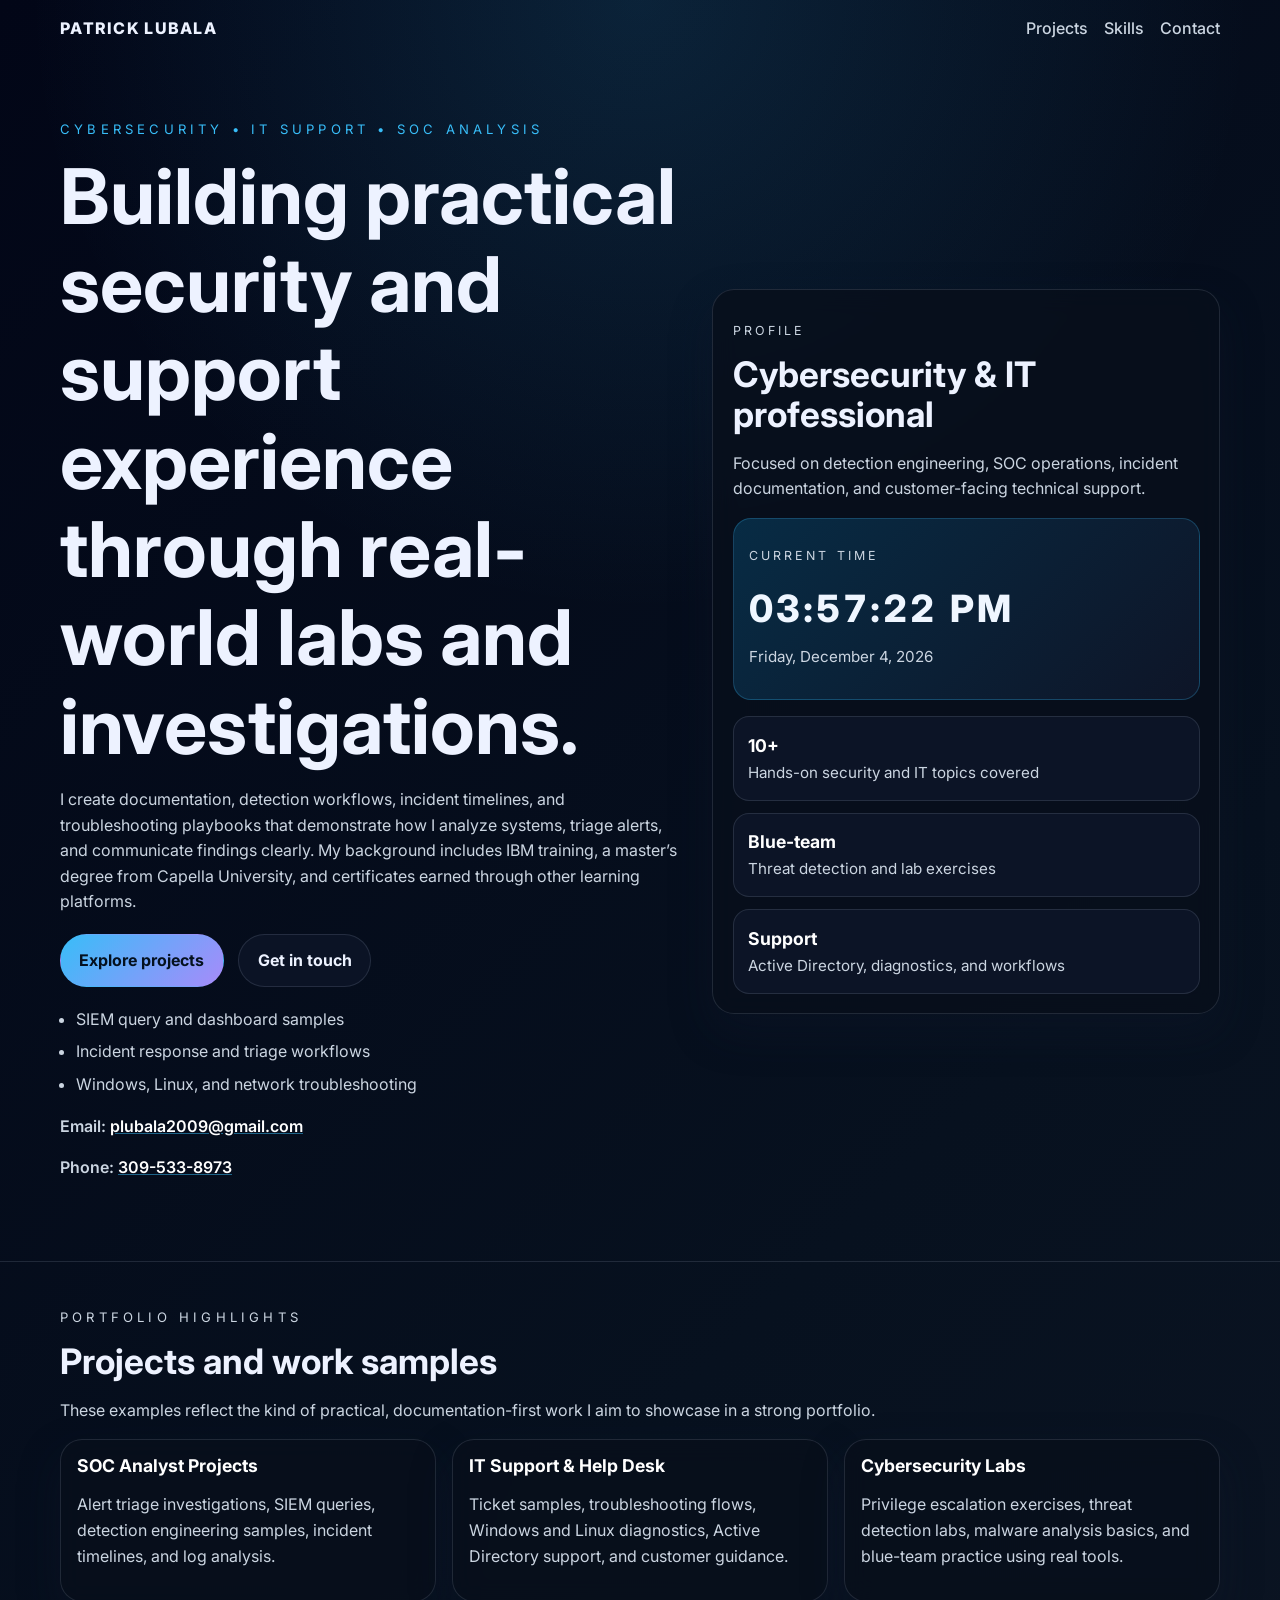
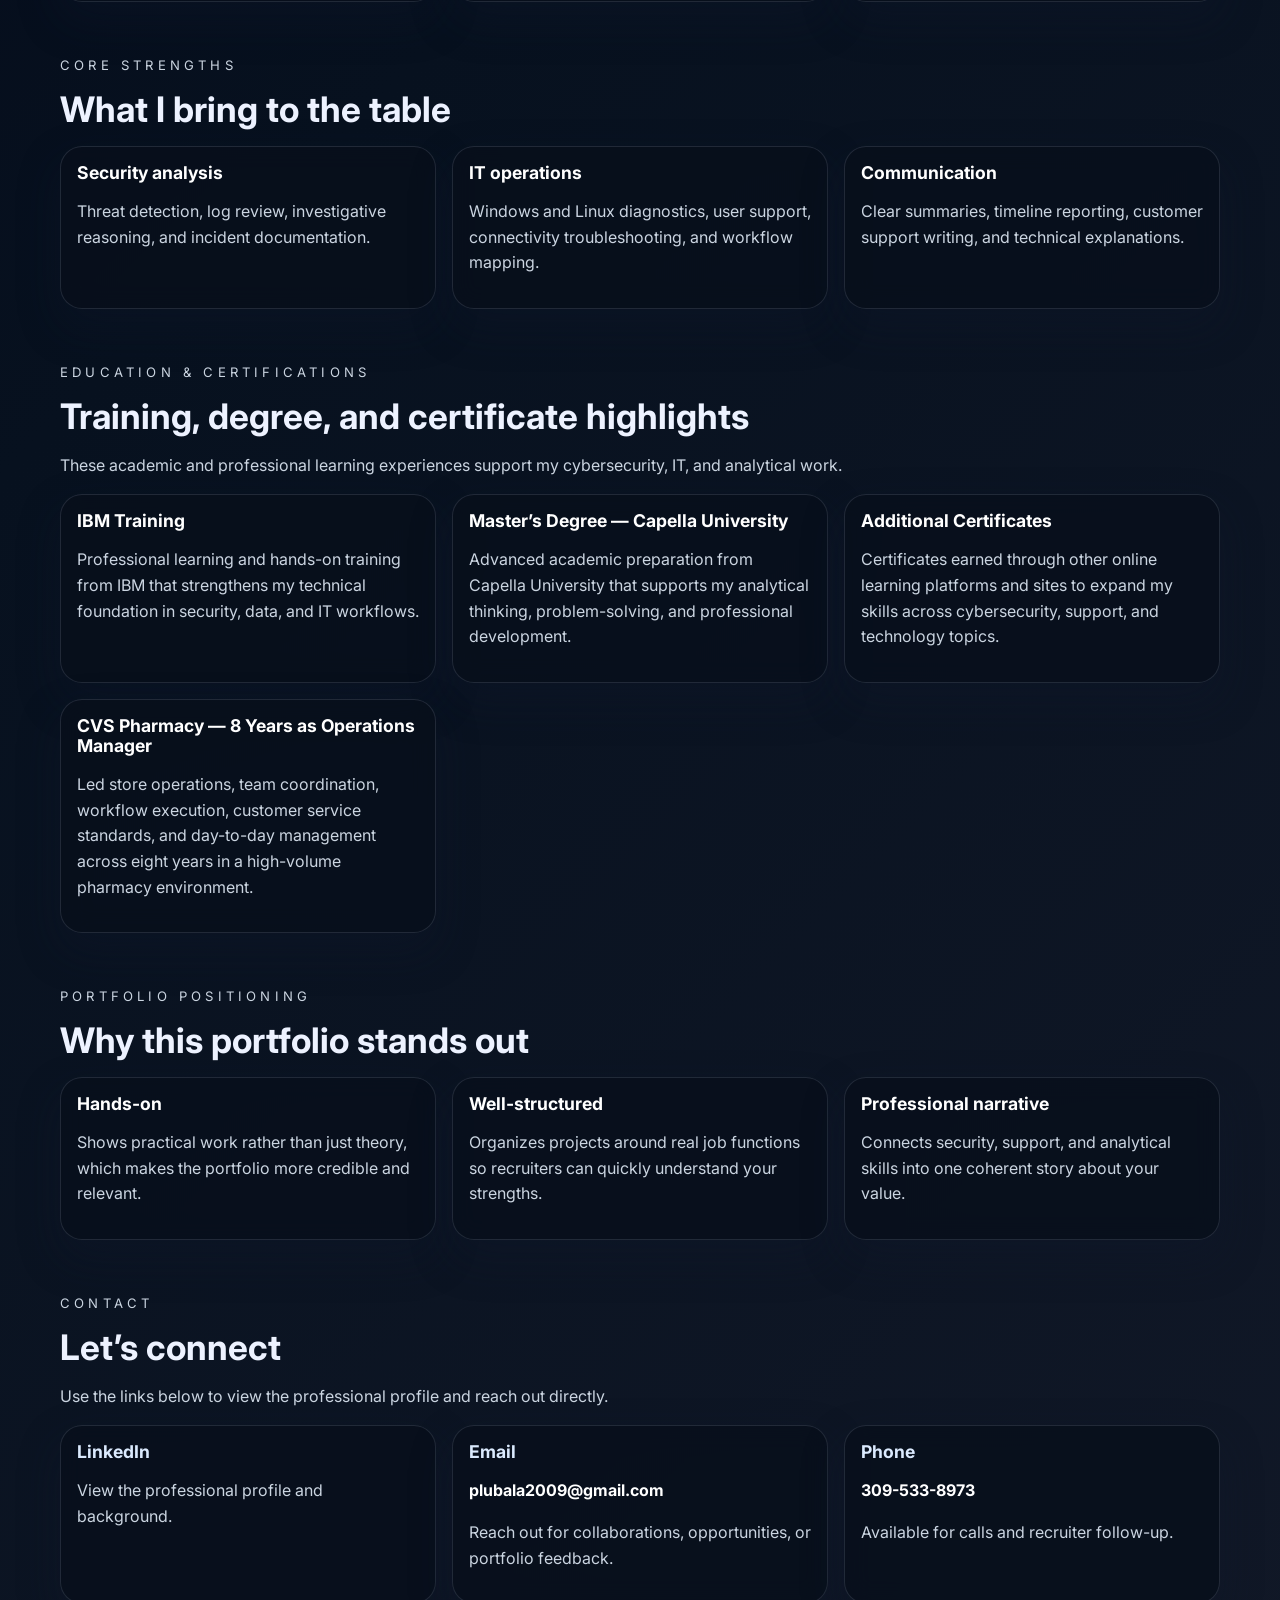
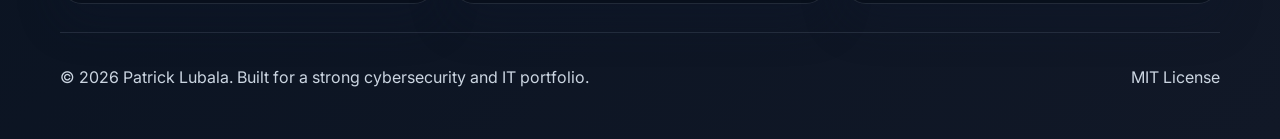
<file: index.html>
<!DOCTYPE html>
<html lang="en">
  <head>
    <meta charset="UTF-8" />
    <meta name="viewport" content="width=device-width, initial-scale=1.0" />
    <meta
      name="description"
      content="Patrick Lubala's cybersecurity and IT portfolio showcasing SOC, help desk, and blue-team projects."
    />
    <title>Patrick Lubala | Cybersecurity & IT Portfolio</title>
    <link rel="preconnect" href="https://fonts.googleapis.com" />
    <link rel="preconnect" href="https://fonts.gstatic.com" crossorigin />
    <link
      href="https://fonts.googleapis.com/css2?family=Inter:wght@400;500;600;700;800&display=swap"
      rel="stylesheet"
    />
    <link rel="stylesheet" href="styles.css" />
  </head>
  <body>
    <header class="hero-shell">
      <nav class="nav container">
        <a class="brand" href="#top">Patrick Lubala</a>
        <div class="nav-links">
          <a href="#projects">Projects</a>
          <a href="#skills">Skills</a>
          <a href="#contact">Contact</a>
        </div>
      </nav>

      <section class="hero container" id="top">
        <div class="hero-copy">
          <p class="eyebrow">Cybersecurity • IT Support • SOC Analysis</p>
          <h1>Building practical security and support experience through real-world labs and investigations.</h1>
          <p class="lead">
            I create documentation, detection workflows, incident timelines, and troubleshooting playbooks that demonstrate
            how I analyze systems, triage alerts, and communicate findings clearly. My background includes IBM training,
            a master’s degree from Capella University, and certificates earned through other learning platforms.
          </p>
          <div class="cta-group">
            <a class="button primary" href="#projects">Explore projects</a>
            <a class="button secondary" href="#contact">Get in touch</a>
          </div>
          <ul class="mini-highlights">
            <li>SIEM query and dashboard samples</li>
            <li>Incident response and triage workflows</li>
            <li>Windows, Linux, and network troubleshooting</li>
          </ul>
          <p class="email-note">Email: <a href="mailto:plubala2009@gmail.com">plubala2009@gmail.com</a></p>
          <p class="email-note">Phone: <a href="tel:3095338973">309-533-8973</a></p>
        </div>

        <aside class="hero-card" aria-label="Quick profile summary">
          <p class="card-label">Profile</p>
          <h2>Cybersecurity & IT professional</h2>
          <p>
            Focused on detection engineering, SOC operations, incident documentation, and customer-facing technical support.
          </p>

          <div class="clock-card" aria-live="polite">
            <p class="card-label">Current time</p>
            <div id="clock" class="clock-display">--:--:--</div>
            <p id="dateText" class="clock-date">Loading date...</p>
          </div>

          <div class="stat-grid">
            <article>
              <strong>10+</strong>
              <span>Hands-on security and IT topics covered</span>
            </article>
            <article>
              <strong>Blue-team</strong>
              <span>Threat detection and lab exercises</span>
            </article>
            <article>
              <strong>Support</strong>
              <span>Active Directory, diagnostics, and workflows</span>
            </article>
          </div>
        </aside>
      </section>
    </header>

    <main class="container">
      <section class="section" id="projects">
        <div class="section-heading">
          <p class="eyebrow">Portfolio highlights</p>
          <h2>Projects and work samples</h2>
          <p>These examples reflect the kind of practical, documentation-first work I aim to showcase in a strong portfolio.</p>
        </div>

        <div class="card-grid three-up">
          <article class="card">
            <h3>SOC Analyst Projects</h3>
            <p>Alert triage investigations, SIEM queries, detection engineering samples, incident timelines, and log analysis.</p>
          </article>
          <article class="card">
            <h3>IT Support & Help Desk</h3>
            <p>Ticket samples, troubleshooting flows, Windows and Linux diagnostics, Active Directory support, and customer guidance.</p>
          </article>
          <article class="card">
            <h3>Cybersecurity Labs</h3>
            <p>Privilege escalation exercises, threat detection labs, malware analysis basics, and blue-team practice using real tools.</p>
          </article>
        </div>
      </section>

      <section class="section" id="skills">
        <div class="section-heading">
          <p class="eyebrow">Core strengths</p>
          <h2>What I bring to the table</h2>
        </div>

        <div class="skills-grid">
          <article class="card skill-card">
            <h3>Security analysis</h3>
            <p>Threat detection, log review, investigative reasoning, and incident documentation.</p>
          </article>
          <article class="card skill-card">
            <h3>IT operations</h3>
            <p>Windows and Linux diagnostics, user support, connectivity troubleshooting, and workflow mapping.</p>
          </article>
          <article class="card skill-card">
            <h3>Communication</h3>
            <p>Clear summaries, timeline reporting, customer support writing, and technical explanations.</p>
          </article>
        </div>
      </section>

      <section class="section" id="education">
        <div class="section-heading">
          <p class="eyebrow">Education & certifications</p>
          <h2>Training, degree, and certificate highlights</h2>
          <p>These academic and professional learning experiences support my cybersecurity, IT, and analytical work.</p>
        </div>

        <div class="card-grid three-up">
          <article class="card">
            <h3>IBM Training</h3>
            <p>Professional learning and hands-on training from IBM that strengthens my technical foundation in security, data, and IT workflows.</p>
          </article>
          <article class="card">
            <h3>Master’s Degree — Capella University</h3>
            <p>Advanced academic preparation from Capella University that supports my analytical thinking, problem-solving, and professional development.</p>
          </article>
          <article class="card">
            <h3>Additional Certificates</h3>
            <p>Certificates earned through other online learning platforms and sites to expand my skills across cybersecurity, support, and technology topics.</p>
          </article>
          <article class="card">
            <h3>CVS Pharmacy — 8 Years as Operations Manager</h3>
            <p>Led store operations, team coordination, workflow execution, customer service standards, and day-to-day management across eight years in a high-volume pharmacy environment.</p>
          </article>
        </div>
      </section>

      <section class="section">
        <div class="section-heading">
          <p class="eyebrow">Portfolio positioning</p>
          <h2>Why this portfolio stands out</h2>
        </div>

        <div class="feature-grid">
          <article class="feature-card card">
            <h3>Hands-on</h3>
            <p>Shows practical work rather than just theory, which makes the portfolio more credible and relevant.</p>
          </article>
          <article class="feature-card card">
            <h3>Well-structured</h3>
            <p>Organizes projects around real job functions so recruiters can quickly understand your strengths.</p>
          </article>
          <article class="feature-card card">
            <h3>Professional narrative</h3>
            <p>Connects security, support, and analytical skills into one coherent story about your value.</p>
          </article>
        </div>
      </section>

      <section class="section contact-section" id="contact">
        <div class="section-heading">
          <p class="eyebrow">Contact</p>
          <h2>Let’s connect</h2>
          <p>Use the links below to view the professional profile and reach out directly.</p>
        </div>

        <div class="contact-grid">
          <a class="contact-card card" href="https://linkedin.com/in/patrick-lubala-426b2727" target="_blank" rel="noreferrer">
            <h3>LinkedIn</h3>
            <p>View the professional profile and background.</p>
          </a>
          <a class="contact-card card" href="mailto:plubala2009@gmail.com">
            <h3>Email</h3>
            <p><strong>plubala2009@gmail.com</strong></p>
            <p>Reach out for collaborations, opportunities, or portfolio feedback.</p>
          </a>
          <a class="contact-card card" href="tel:3095338973">
            <h3>Phone</h3>
            <p><strong>309-533-8973</strong></p>
            <p>Available for calls and recruiter follow-up.</p>
          </a>
        </div>
      </section>
    </main>

    <footer class="footer">
      <div class="container footer-inner">
        <p>© <span id="year"></span> Patrick Lubala. Built for a strong cybersecurity and IT portfolio.</p>
        <p>MIT License</p>
      </div>
    </footer>

    <script src="script.js"></script>
  </body>
</html>
</file>
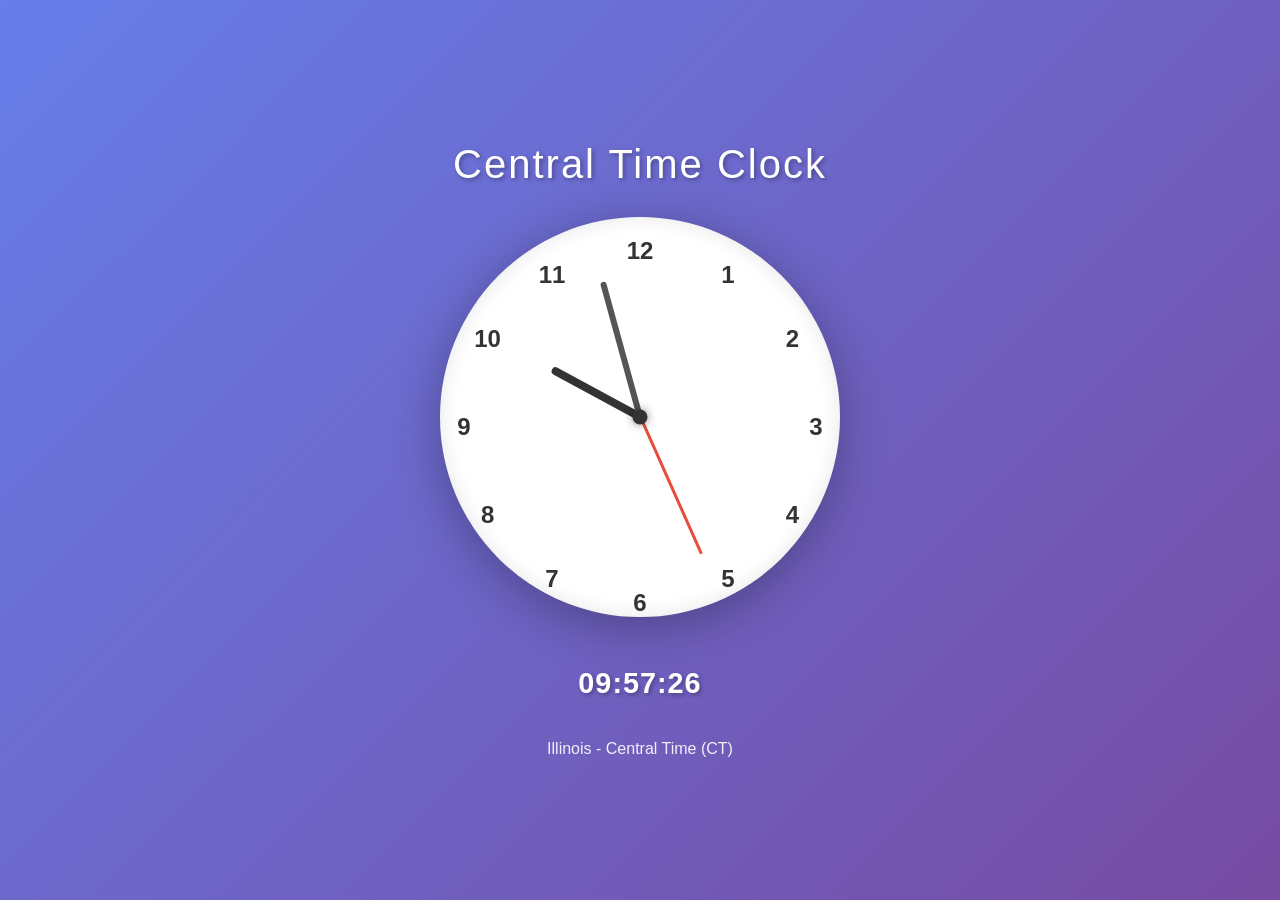
<file: clock.html>
<!DOCTYPE html>
<html lang="en">
<head>
    <meta charset="UTF-8">
    <meta name="viewport" content="width=device-width, initial-scale=1.0">
    <title>Analog Clock - US Central Time (Illinois)</title>
    <style>
        * {
            margin: 0;
            padding: 0;
            box-sizing: border-box;
        }

        body {
            display: flex;
            justify-content: center;
            align-items: center;
            min-height: 100vh;
            background: linear-gradient(135deg, #667eea 0%, #764ba2 100%);
            font-family: 'Segoe UI', Tahoma, Geneva, Verdana, sans-serif;
        }

        .container {
            display: flex;
            flex-direction: column;
            align-items: center;
            gap: 30px;
        }

        .title {
            color: white;
            font-size: 2.5rem;
            font-weight: 300;
            letter-spacing: 2px;
            text-shadow: 2px 2px 4px rgba(0, 0, 0, 0.3);
        }

        .clock-wrapper {
            position: relative;
            width: 400px;
            height: 400px;
            background: white;
            border-radius: 50%;
            box-shadow: 0 10px 50px rgba(0, 0, 0, 0.3), inset 0 0 20px rgba(0, 0, 0, 0.1);
            display: flex;
            justify-content: center;
            align-items: center;
        }

        .clock {
            position: relative;
            width: 100%;
            height: 100%;
            border-radius: 50%;
        }

        /* Clock numbers */
        .number {
            position: absolute;
            width: 100%;
            height: 100%;
            text-align: center;
            font-size: 1.5rem;
            font-weight: bold;
            color: #333;
        }

        .number span {
            display: inline-block;
            padding-top: 20px;
            width: 100%;
        }

        /* Center dot */
        .center {
            position: absolute;
            width: 15px;
            height: 15px;
            background: #333;
            border-radius: 50%;
            top: 50%;
            left: 50%;
            transform: translate(-50%, -50%);
            z-index: 10;
            box-shadow: 0 0 10px rgba(0, 0, 0, 0.5);
        }

        /* Hour hand */
        .hand {
            position: absolute;
            bottom: 50%;
            left: 50%;
            transform-origin: bottom center;
            border-radius: 10px;
        }

        .hour {
            width: 8px;
            height: 100px;
            margin-left: -4px;
            background: #333;
            z-index: 6;
        }

        .minute {
            width: 6px;
            height: 140px;
            margin-left: -3px;
            background: #555;
            z-index: 7;
        }

        .second {
            width: 3px;
            height: 150px;
            margin-left: -1.5px;
            background: #e74c3c;
            z-index: 8;
        }

        /* Time display */
        .digital-time {
            color: white;
            font-size: 1.8rem;
            font-weight: bold;
            text-align: center;
            margin-top: 20px;
            text-shadow: 2px 2px 4px rgba(0, 0, 0, 0.3);
            letter-spacing: 1px;
        }

        .timezone-info {
            color: rgba(255, 255, 255, 0.9);
            font-size: 1rem;
            text-align: center;
            margin-top: 10px;
        }

        /* Responsive design */
        @media (max-width: 600px) {
            .clock-wrapper {
                width: 300px;
                height: 300px;
            }

            .title {
                font-size: 1.8rem;
            }

            .hour {
                height: 75px;
            }

            .minute {
                height: 105px;
            }

            .second {
                height: 110px;
            }
        }
    </style>
</head>
<body>
    <div class="container">
        <h1 class="title">Central Time Clock</h1>
        
        <div class="clock-wrapper">
            <div class="clock">
                <!-- Clock numbers -->
                <div class="number" style="transform: rotate(0deg)"><span>12</span></div>
                <div class="number" style="transform: rotate(30deg)"><span style="transform: rotate(-30deg)">1</span></div>
                <div class="number" style="transform: rotate(60deg)"><span style="transform: rotate(-60deg)">2</span></div>
                <div class="number" style="transform: rotate(90deg)"><span style="transform: rotate(-90deg)">3</span></div>
                <div class="number" style="transform: rotate(120deg)"><span style="transform: rotate(-120deg)">4</span></div>
                <div class="number" style="transform: rotate(150deg)"><span style="transform: rotate(-150deg)">5</span></div>
                <div class="number" style="transform: rotate(180deg)"><span style="transform: rotate(180deg)">6</span></div>
                <div class="number" style="transform: rotate(210deg)"><span style="transform: rotate(-210deg)">7</span></div>
                <div class="number" style="transform: rotate(240deg)"><span style="transform: rotate(-240deg)">8</span></div>
                <div class="number" style="transform: rotate(270deg)"><span style="transform: rotate(-270deg)">9</span></div>
                <div class="number" style="transform: rotate(300deg)"><span style="transform: rotate(-300deg)">10</span></div>
                <div class="number" style="transform: rotate(330deg)"><span style="transform: rotate(-330deg)">11</span></div>

                <!-- Clock hands -->
                <div class="hand hour" id="hour"></div>
                <div class="hand minute" id="minute"></div>
                <div class="hand second" id="second"></div>

                <!-- Center dot -->
                <div class="center"></div>
            </div>
        </div>

        <div class="digital-time" id="digitalTime">00:00:00</div>
        <div class="timezone-info">Illinois - Central Time (CT)</div>
    </div>

    <script>
        function updateClock() {
            // Get current time in Illinois Central Time
            const now = new Date();
            const centralTime = new Date(now.toLocaleString('en-US', { timeZone: 'America/Chicago' }));

            // Get time components
            const hours = centralTime.getHours();
            const minutes = centralTime.getMinutes();
            const seconds = centralTime.getSeconds();
            const milliseconds = centralTime.getMilliseconds();

            // Calculate smooth rotations
            const secondDegrees = ((seconds + milliseconds / 1000) / 60) * 360;
            const minuteDegrees = ((minutes + seconds / 60) / 60) * 360;
            const hourDegrees = ((hours % 12 + minutes / 60) / 12) * 360;

            // Apply rotations
            document.getElementById('second').style.transform = `rotate(${secondDegrees}deg)`;
            document.getElementById('minute').style.transform = `rotate(${minuteDegrees}deg)`;
            document.getElementById('hour').style.transform = `rotate(${hourDegrees}deg)`;

            // Update digital time display
            const formattedTime = 
                String(hours).padStart(2, '0') + ':' +
                String(minutes).padStart(2, '0') + ':' +
                String(seconds).padStart(2, '0');
            
            document.getElementById('digitalTime').textContent = formattedTime;

            // Update every 50ms for smooth animation
            requestAnimationFrame(updateClock);
        }

        // Start the clock
        updateClock();
    </script>
</body>
</html>
</file>
<file: styles.css>
:root {
  color-scheme: dark;
  --bg: #07111f;
  --surface: rgba(8, 15, 27, 0.82);
  --surface-strong: #0f172a;
  --border: rgba(148, 163, 184, 0.18);
  --text: #edf2ff;
  --muted: #cbd5e1;
  --accent: #38bdf8;
  --accent-2: #a78bfa;
  --success: #34d399;
}

* { box-sizing: border-box; }
html { scroll-behavior: smooth; }
body {
  margin: 0;
  font-family: 'Inter', sans-serif;
  color: var(--text);
  background:
    radial-gradient(circle at top, rgba(56, 189, 248, 0.14), transparent 18%),
    linear-gradient(135deg, #020617 0%, #07111f 45%, #111827 100%);
  line-height: 1.6;
}

a { color: inherit; text-decoration: none; }

.container {
  width: min(1160px, calc(100% - 2rem));
  margin: 0 auto;
}

.hero-shell {
  min-height: 100vh;
  border-bottom: 1px solid var(--border);
}

.nav {
  display: flex;
  align-items: center;
  justify-content: space-between;
  padding: 1rem 0;
}

.brand {
  font-weight: 800;
  letter-spacing: 0.08em;
  text-transform: uppercase;
}

.nav-links { display: flex; gap: 1rem; flex-wrap: wrap; }
.nav-links a {
  color: var(--muted);
  font-weight: 500;
}

.hero {
  display: grid;
  grid-template-columns: 1.1fr 0.9fr;
  gap: 2rem;
  align-items: center;
  padding: 3rem 0 4rem;
}

.eyebrow {
  text-transform: uppercase;
  letter-spacing: 0.32em;
  font-size: 0.82rem;
  color: var(--accent);
}

h1, h2, h3 { line-height: 1.15; margin-top: 0; }
h1 { font-size: clamp(2.9rem, 7vw, 4.8rem); margin-bottom: 1rem; }
h2 { font-size: clamp(1.6rem, 4vw, 2.2rem); margin-bottom: 0.6rem; }
h3 { font-size: 1.1rem; margin-bottom: 0.45rem; }

.lead, .section-heading p, .card p, .hero-card p { color: var(--muted); }

.cta-group { display: flex; gap: 0.9rem; flex-wrap: wrap; margin: 1.2rem 0; }
.button {
  display: inline-flex;
  align-items: center;
  justify-content: center;
  border-radius: 999px;
  padding: 0.8rem 1.15rem;
  border: 1px solid transparent;
  font-weight: 700;
  transition: transform 0.2s ease, background 0.2s ease;
}
.button:hover { transform: translateY(-1px); }
.button.primary {
  background: linear-gradient(135deg, var(--accent), var(--accent-2));
  color: #04111f;
}
.button.secondary {
  border-color: var(--border);
  background: rgba(15, 23, 42, 0.72);
}

.mini-highlights { display: grid; gap: 0.45rem; padding-left: 1rem; color: var(--muted); }
.email-note {
  margin-top: 0.75rem;
  color: var(--muted);
  font-weight: 600;
}
.email-note a { color: #fff; text-decoration: underline; text-decoration-color: rgba(56, 189, 248, 0.5); }

.hero-card, .card {
  background: var(--surface);
  border: 1px solid var(--border);
  border-radius: 22px;
  box-shadow: 0 18px 40px rgba(15, 23, 42, 0.35);
  backdrop-filter: blur(12px);
}

.hero-card { padding: 1.2rem; }
.card-label { color: var(--accent); text-transform: uppercase; letter-spacing: 0.25em; font-size: 0.78rem; }

.clock-card {
  margin: 1rem 0;
  padding: 0.95rem;
  border-radius: 18px;
  border: 1px solid rgba(56, 189, 248, 0.25);
  background: linear-gradient(135deg, rgba(8, 47, 73, 0.92), rgba(15, 23, 42, 0.92));
}

.clock-display {
  font-size: clamp(1.8rem, 4vw, 2.35rem);
  font-weight: 800;
  letter-spacing: 0.08em;
  color: #eff6ff;
  font-variant-numeric: tabular-nums;
}

.clock-date {
  margin-top: 0.35rem;
  color: var(--muted);
  font-size: 0.95rem;
}

.stat-grid {
  display: grid;
  gap: 0.75rem;
  margin-top: 1rem;
}
.stat-grid article {
  padding: 0.9rem;
  border-radius: 16px;
  background: rgba(15, 23, 42, 0.85);
  border: 1px solid var(--border);
}
.stat-grid strong { display: block; font-size: 1.1rem; color: #fff; }
.stat-grid span { color: var(--muted); font-size: 0.95rem; }

.section { padding: 2rem 0 0.5rem; }
.section-heading { margin-bottom: 1rem; }

.card-grid, .skills-grid, .feature-grid, .contact-grid {
  display: grid;
  gap: 1rem;
}
.card-grid.three-up, .skills-grid, .feature-grid, .contact-grid { grid-template-columns: repeat(3, 1fr); }
.card { padding: 1rem; }
.card h3 { color: #fff; }

.contact-card {
  display: block;
  transition: transform 0.2s ease, border-color 0.2s ease;
}
.contact-card:hover { transform: translateY(-2px); border-color: rgba(56, 189, 248, 0.55); }
.contact-card h3 {
  color: #dbeafe;
  margin-bottom: 0.35rem;
}
.contact-card p + p {
  margin-top: 0;
}
.contact-card strong {
  color: #fff;
  font-weight: 700;
}

.footer {
  padding: 1.25rem 0 2rem;
  color: var(--muted);
}
.footer-inner {
  display: flex;
  justify-content: space-between;
  gap: 1rem;
  border-top: 1px solid var(--border);
  padding-top: 1rem;
  flex-wrap: wrap;
}

@media (max-width: 980px) {
  .hero, .card-grid.three-up, .skills-grid, .feature-grid, .contact-grid { grid-template-columns: 1fr; }
  .hero { padding-top: 1rem; }
}

@media (max-width: 640px) {
  .nav { align-items: flex-start; flex-direction: column; gap: 0.5rem; }
  .nav-links { gap: 0.75rem; }
  h1 { font-size: 2.2rem; }
  .button { width: 100%; }
}
</file>
